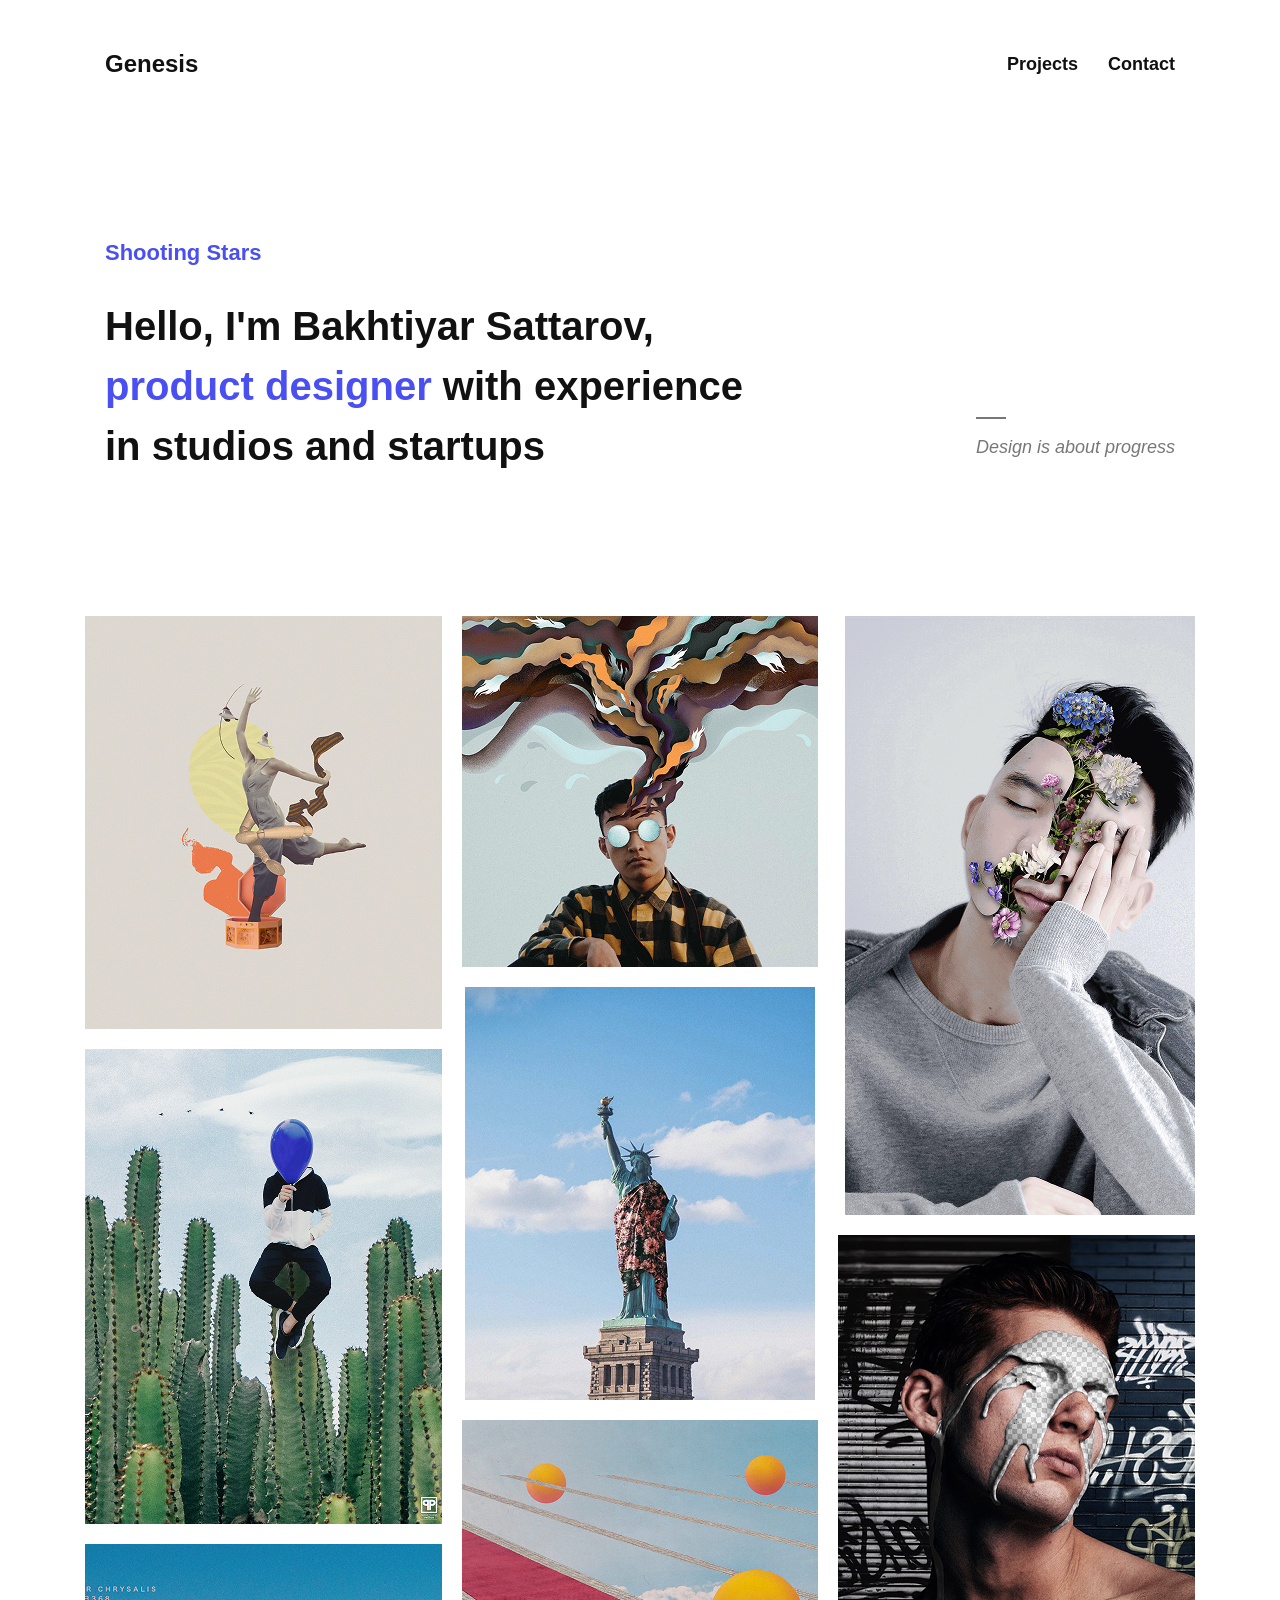
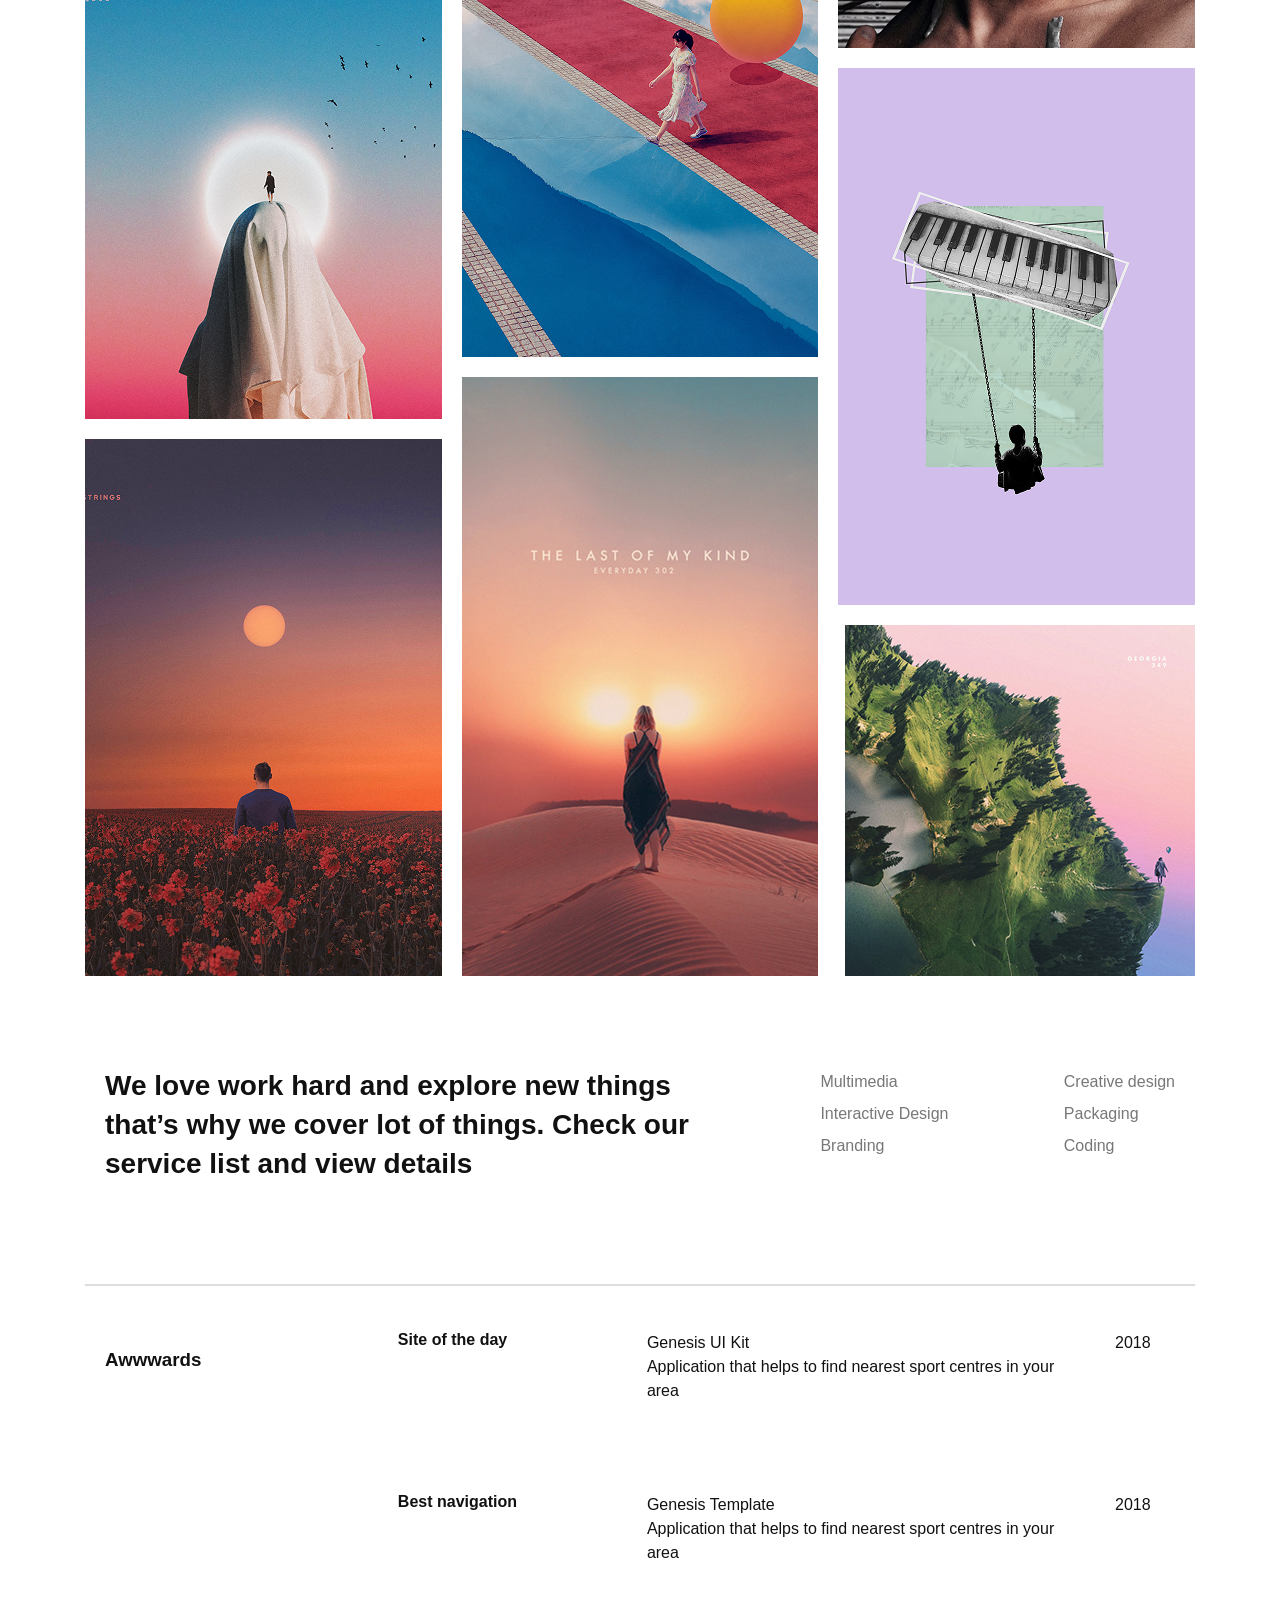
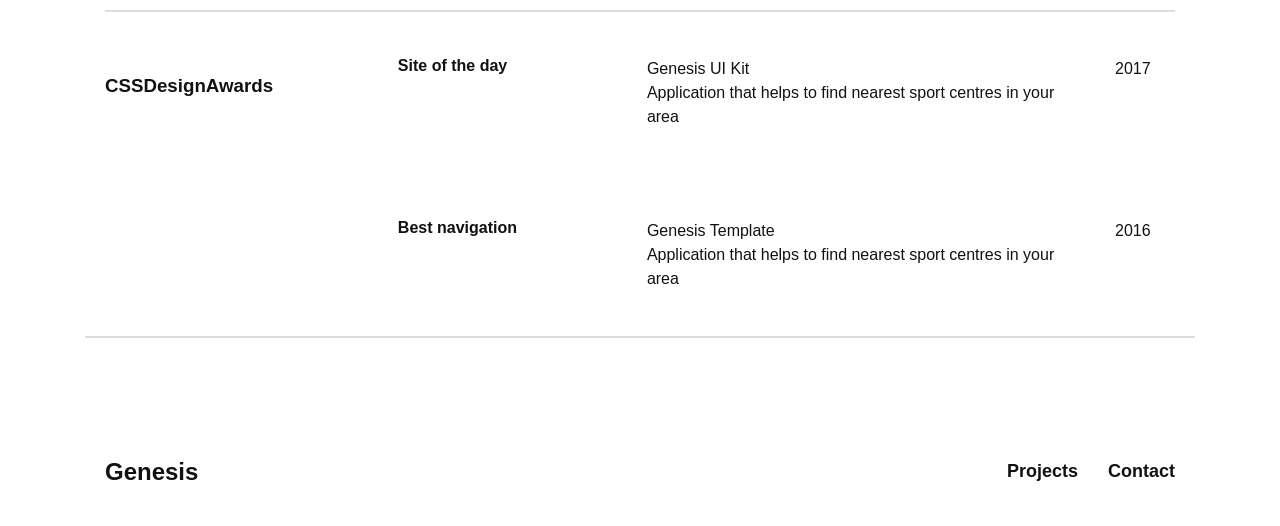
<file: index.html>
<!DOCTYPE html>
<html lang="en">


<head>
   <meta charset="UTF-8">
   <meta name="viewport" content="width=device-width, initial-scale=1.0">
   <title>Genesis Portfolio</title>


   <link rel="stylesheet" href="styles/index.css">
</head>


<body>

   <header>
       <nav>
           <div class="logo">Genesis</div>

           <div class="nav-links">
               <a href="projects.html">Projects</a>
               <a href="contact.html">Contact</a>
           </div>
       </nav>
   </header>


   <main>

       <section class="intro">

           <div class="intro-text">
               <p>Shooting Stars</p>


               <h1>
                   Hello, I'm Bakhtiyar Sattarov,<br>
                   <span>product designer</span> with experience<br>
                   in studios and startups
               </h1>
           </div>

           <div class="intro-quote">
               <p>Design is about progress</p>
           </div>

       </section>


<img src="images/design.png" alt="Design">


       <section class="services">

           <div class="services-text">
               <h2>
                   We love work hard and explore new things that’s why
                   we cover lot of things. Check our service list and
                   view details
               </h2>
           </div>


           <div class="service-list">
               <p>Multimedia</p>
               <p>Interactive Design</p>
               <p>Branding</p>
           </div>


           <div class="service-list">
               <p>Creative design</p>
               <p>Packaging</p>
               <p>Coding</p>
           </div>

       </section>


       <section class="awards">

           <div class="award-row">
               <h3>Awwwards</h3>


               <div>
                   <strong>Site of the day</strong>
               </div>


               <div>
                   <p>Genesis UI Kit</p>
                   <p>
                       Application that helps to find nearest sport centres
                       in your area
                   </p>
               </div>


               <p>2018</p>
           </div>


           <div class="award-row">

               <div></div>


               <div>
                   <strong>Best navigation</strong>
               </div>


               <div>
                   <p>Genesis Template</p>
                   <p>
                       Application that helps to find nearest sport centres
                       in your area
                   </p>
               </div>

               <p>2018</p>
           </div>



           <div class="award-row">
               <h3>CSSDesignAwards</h3>


               <div>
                   <strong>Site of the day</strong>
               </div>


               <div>
                   <p>Genesis UI Kit</p>
                   <p>
                       Application that helps to find nearest sport centres
                       in your area
                   </p>
               </div>


               <p>2017</p>
           </div>




           <div class="award-row">


               <div></div>


               <div>
                   <strong>Best navigation</strong>
               </div>


               <div>
                   <p>Genesis Template</p>
                   <p>
                       Application that helps to find nearest sport centres
                       in your area
                   </p>
               </div>


               <p>2016</p>


           </div>


       </section>


   </main>




   <footer>

       <div class="logo">Genesis</div>

       <div class="footer-links">
           <a href="projects.html">Projects</a>
           <a href="contact.html">Contact</a>
       </div>

   </footer>

   
</body>

</html>
</file>
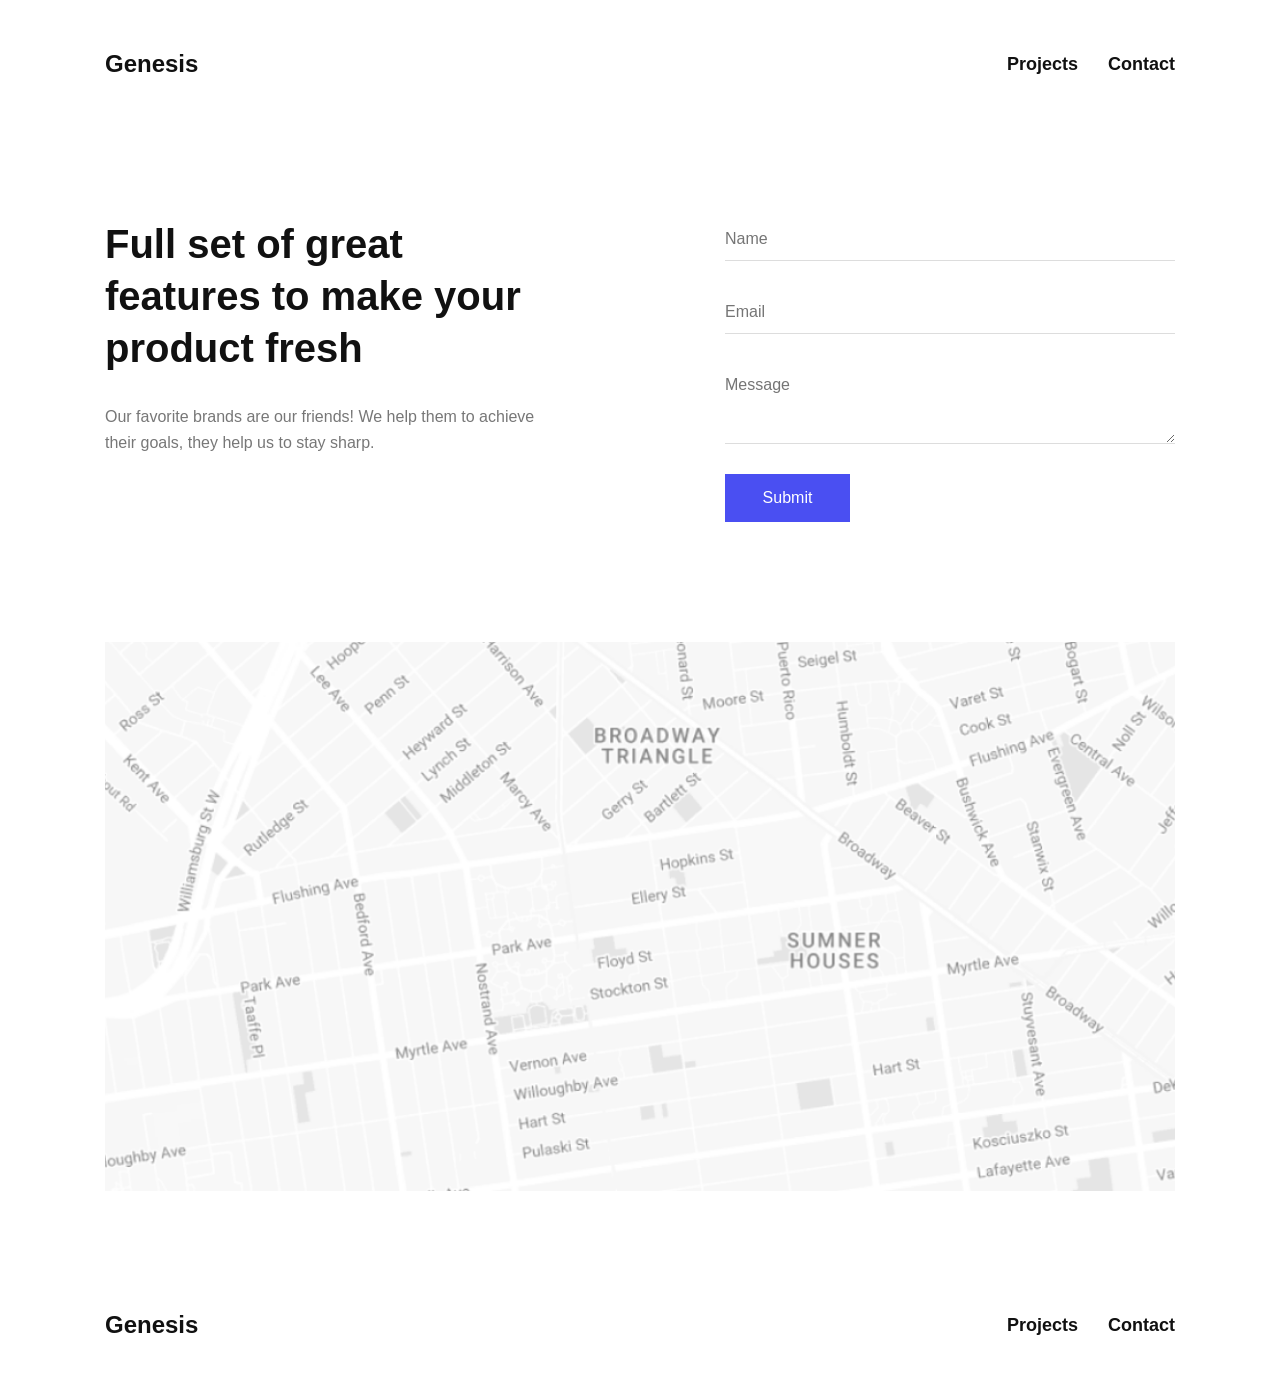
<file: contact.html>
<!DOCTYPE html>
<html lang="en">


<head>
   <meta charset="UTF-8">
   <meta name="viewport" content="width=device-width, initial-scale=1.0">
   <title>Genesis</title>


   <link rel="stylesheet" href="styles/index.css">
</head>


<body>

   <header>
       <nav>

           <div class="logo">
               <a href="index.html">Genesis</a>
           </div>

           <div class="nav-links">
               <a href="projects.html">Projects</a>
               <a href="contact.html">Contact</a>
           </div>

       </nav>
   </header>



   <main>

       <section class="contact">

           <div class="contact-text">

               <h1>
                   Full set of great<br>
                   features to make your<br>
                   product fresh
               </h1>

               <p>
                   Our favorite brands are our friends! We help them to
                   achieve their goals, they help us to stay sharp.
               </p>

           </div>



           <form class="contact-form">

               <input type="text" name="name" placeholder="Name">

               <input type="email" name="email" placeholder="Email">

               <textarea name="message" placeholder="Message"></textarea>

               <button type="submit">Submit</button>

           </form>

       </section>



       <section class="map">

           <img src="images/Map.png" alt="Map">

       </section>

   </main>



   <footer>

       <div class="logo">
           <a href="index.html">Genesis</a>
       </div>

       <div class="footer-links">
           <a href="projects.html">Projects</a>
           <a href="contact.html">Contact</a>
       </div>

   </footer>

</body>

</html>
</file>
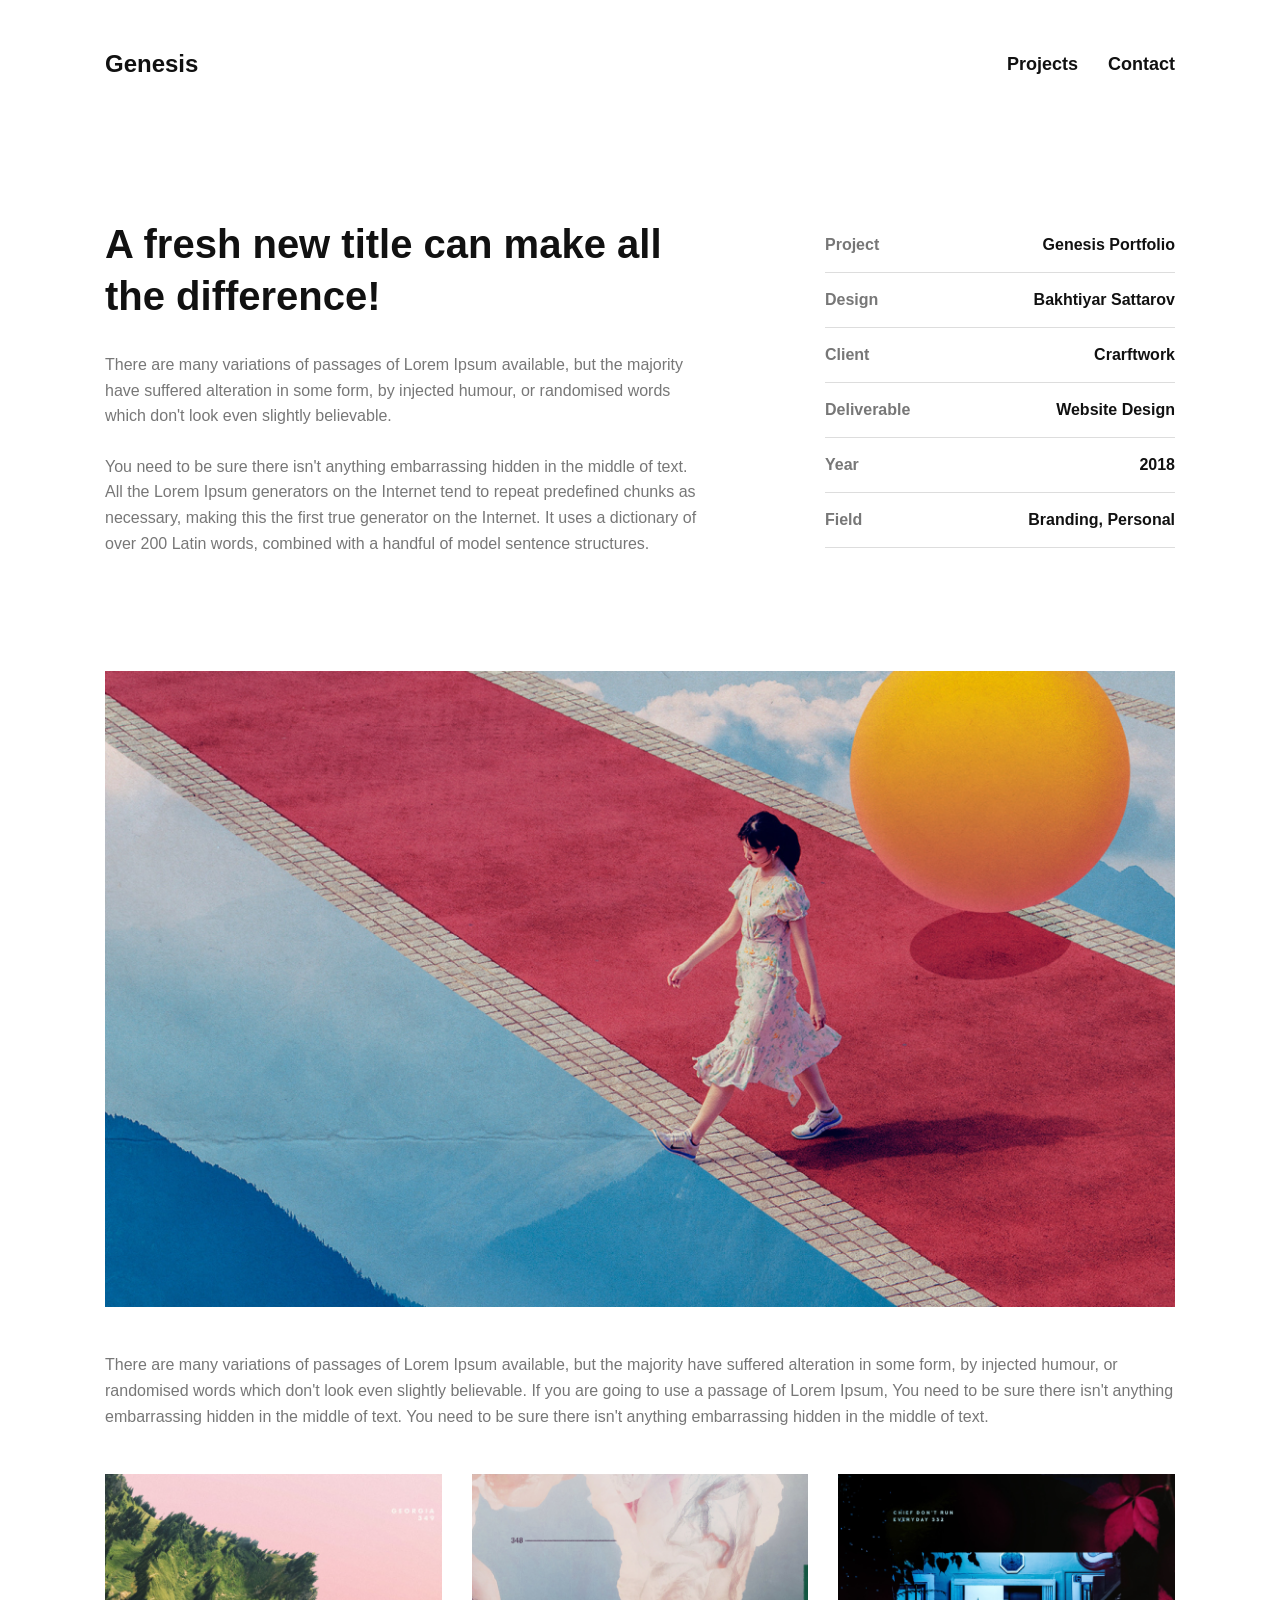
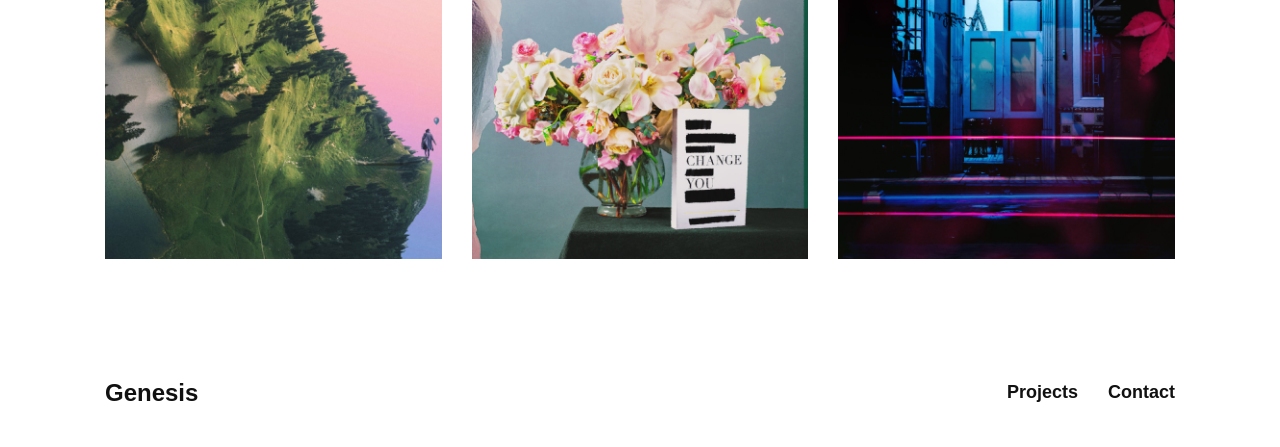
<file: projects.html>
<!DOCTYPE html>
<html lang="en">


<head>
   <meta charset="UTF-8">
   <meta name="viewport" content="width=device-width, initial-scale=1.0">
   <title>Genesis - Projects</title>


   <link rel="stylesheet" href="styles/index.css">
</head>


<body>

   <header>
       <nav>

           <div class="logo">
               <a href="index.html">Genesis</a>
           </div>

           <div class="nav-links">
               <a href="projects.html">Projects</a>
               <a href="contact.html">Contact</a>
           </div>


       </nav>
   </header>




   <main>

       <section class="project-info">

           <div class="project-description">

               <h1>
                   A fresh new title can make all the difference!
               </h1>

               <p>
                   There are many variations of passages of Lorem Ipsum available,
                   but the majority have suffered alteration in some form, by
                   injected humour, or randomised words which don't look even
                   slightly believable.
               </p>

               <p>
                   You need to be sure there isn't anything embarrassing hidden
                   in the middle of text. All the Lorem Ipsum generators on the
                   Internet tend to repeat predefined chunks as necessary, making
                   this the first true generator on the Internet. It uses a
                   dictionary of over 200 Latin words, combined with a handful
                   of model sentence structures.
               </p>

           </div>



           <div class="project-details">

               <div class="detail-row">
                   <strong>Project</strong>
                   <strong>Genesis Portfolio</strong>
               </div>


               <div class="detail-row">
                   <strong>Design</strong>
                   <strong>Bakhtiyar Sattarov</strong>
               </div>


               <div class="detail-row">
                   <strong>Client</strong>
                   <strong>Crarftwork</strong>
               </div>


               <div class="detail-row">
                   <strong>Deliverable</strong>
                   <strong>Website Design</strong>
               </div>


               <div class="detail-row">
                   <strong>Year</strong>
                   <strong>2018</strong>
               </div>


               <div class="detail-row">
                   <strong>Field</strong>
                   <strong>Branding, Personal</strong>
               </div>

           </div>

       </section>


       <section class="project-image">

           <img src="images/Image1.png" alt="Project design">

       </section>


       <section class="project-text">


           <p>
               There are many variations of passages of Lorem Ipsum available,
               but the majority have suffered alteration in some form, by injected
               humour, or randomised words which don't look even slightly believable.
               If you are going to use a passage of Lorem Ipsum, You need to be sure
               there isn't anything embarrassing hidden in the middle of text.
               You need to be sure there isn't anything embarrassing hidden in the
               middle of text.
           </p>


       </section>

       <section class="project-gallery">

           <img src="images/Image2.png" alt="Project image">
           <img src="images/Image3.png" alt="Project image">
           <img src="images/Image4.png" alt="Project image">

       </section>

   </main>


   <footer>

       <div class="logo">
           <a href="index.html">Genesis</a>
       </div>


       <div class="footer-links">
           <a href="projects.html">Projects</a>
           <a href="contact.html">Contact</a>
       </div>

   </footer>

</body>

</html>
</file>
<file: styles/index.css>
* {
  -webkit-box-sizing: border-box;
          box-sizing: border-box;
}

body {
  margin: 0;
  background-color: #ffffff;
  color: #111111;
  font-family: Arial, sans-serif;
}

img {
  max-width: 100%;
  display: block;
}

a {
  color: #111111;
  text-decoration: none;
}

header {
  max-width: 1110px;
  margin: 0 auto;
  padding: 50px 20px;
}
header nav {
  display: -webkit-box;
  display: -ms-flexbox;
  display: flex;
  -webkit-box-pack: justify;
      -ms-flex-pack: justify;
          justify-content: space-between;
  -webkit-box-align: center;
      -ms-flex-align: center;
          align-items: center;
}
header .logo {
  font-size: 24px;
  font-weight: bold;
}
header .nav-links {
  display: -webkit-box;
  display: -ms-flexbox;
  display: flex;
  gap: 30px;
}
header .nav-links a {
  font-size: 18px;
  font-weight: bold;
}

.intro {
  max-width: 1110px;
  margin: 90px auto 140px;
  padding: 0 20px;
  display: -webkit-box;
  display: -ms-flexbox;
  display: flex;
  -webkit-box-pack: justify;
      -ms-flex-pack: justify;
          justify-content: space-between;
  -webkit-box-align: end;
      -ms-flex-align: end;
          align-items: flex-end;
}
.intro .intro-text {
  max-width: 650px;
}
.intro .intro-text p {
  color: #4A4FF2;
  font-size: 22px;
  font-weight: bold;
  margin-bottom: 30px;
}
.intro .intro-text h1 {
  margin: 0;
  font-size: 40px;
  line-height: 1.5;
}
.intro .intro-text h1 span {
  color: #4A4FF2;
}
.intro .intro-quote {
  max-width: 220px;
  color: #777777;
  font-style: italic;
  font-size: 18px;
}
.intro .intro-quote::before {
  content: "";
  display: block;
  width: 30px;
  height: 2px;
  background-color: #777777;
  margin-bottom: 10px;
}

main > img {
  width: 100%;
  max-width: 1110px;
  margin: 0 auto 90px;
}

.services {
  max-width: 1110px;
  margin: 0 auto 100px;
  padding: 0 20px;
  display: -webkit-box;
  display: -ms-flexbox;
  display: flex;
  -webkit-box-pack: justify;
      -ms-flex-pack: justify;
          justify-content: space-between;
  gap: 80px;
}
.services h2 {
  max-width: 600px;
  margin: 0;
  font-size: 28px;
  line-height: 1.4;
}
.services .service-list {
  color: #777777;
  line-height: 2;
}
.services .service-list p {
  margin: 0;
}

.awards {
  max-width: 1110px;
  margin: 0 auto;
  padding: 0 20px;
  border-top: 2px solid #dddddd;
  border-bottom: 2px solid #dddddd;
}
.awards .award-row {
  display: -ms-grid;
  display: grid;
  -ms-grid-columns: 1.2fr 30px 1fr 30px 2fr 30px 60px;
  grid-template-columns: 1.2fr 1fr 2fr 60px;
  gap: 30px;
  padding: 45px 0;
}
.awards .award-row p {
  margin: 0;
  line-height: 1.5;
}
.awards .award-row:nth-child(2) {
  border-bottom: 2px solid #dddddd;
}

.project-info {
  max-width: 1110px;
  margin: 90px auto;
  padding: 0 20px;
  display: -webkit-box;
  display: -ms-flexbox;
  display: flex;
  -webkit-box-pack: justify;
      -ms-flex-pack: justify;
          justify-content: space-between;
  gap: 100px;
}
.project-info .project-description {
  max-width: 600px;
}
.project-info .project-description h1 {
  margin: 0 0 30px;
  font-size: 40px;
  line-height: 1.3;
}
.project-info .project-description p {
  color: #777777;
  font-size: 16px;
  line-height: 1.6;
  margin-bottom: 25px;
}
.project-info .project-details {
  width: 350px;
}
.project-info .project-details .detail-row {
  display: -webkit-box;
  display: -ms-flexbox;
  display: flex;
  -webkit-box-pack: justify;
      -ms-flex-pack: justify;
          justify-content: space-between;
  gap: 20px;
  padding: 18px 0;
  border-bottom: 1px solid #dddddd;
}
.project-info .project-details .detail-row strong:first-child {
  color: #777777;
}

.project-image {
  max-width: 1110px;
  margin: 0 auto 45px;
  padding: 0 20px;
}
.project-image img {
  width: 100%;
}

.project-text {
  max-width: 1110px;
  margin: 0 auto 45px;
  padding: 0 20px;
}
.project-text p {
  color: #777777;
  line-height: 1.6;
  margin: 0;
}

.project-gallery {
  max-width: 1110px;
  margin: 0 auto;
  padding: 0 20px;
  display: -ms-grid;
  display: grid;
  -ms-grid-columns: 1fr 30px 1fr 30px 1fr;
  grid-template-columns: repeat(3, 1fr);
  gap: 30px;
}
.project-gallery img {
  width: 100%;
  height: 100%;
  -o-object-fit: cover;
     object-fit: cover;
}

.contact {
  max-width: 1110px;
  margin: 90px auto 120px;
  padding: 0 20px;
  display: -webkit-box;
  display: -ms-flexbox;
  display: flex;
  -webkit-box-pack: justify;
      -ms-flex-pack: justify;
          justify-content: space-between;
  gap: 100px;
}
.contact .contact-text {
  max-width: 500px;
}
.contact .contact-text h1 {
  margin: 0 0 30px;
  font-size: 40px;
  line-height: 1.3;
}
.contact .contact-text p {
  max-width: 430px;
  color: #777777;
  font-size: 16px;
  line-height: 1.6;
}
.contact .contact-form {
  width: 450px;
  display: -webkit-box;
  display: -ms-flexbox;
  display: flex;
  -webkit-box-orient: vertical;
  -webkit-box-direction: normal;
      -ms-flex-direction: column;
          flex-direction: column;
  gap: 30px;
}
.contact .contact-form input,
.contact .contact-form textarea {
  width: 100%;
  padding: 12px 0;
  border: none;
  border-bottom: 1px solid #dddddd;
  font-family: inherit;
  font-size: 16px;
  outline: none;
}
.contact .contact-form textarea {
  min-height: 80px;
  resize: vertical;
}
.contact .contact-form button {
  width: 125px;
  padding: 15px 25px;
  border: none;
  background-color: #4A4FF2;
  color: #ffffff;
  font-size: 16px;
  cursor: pointer;
}

.map {
  max-width: 1110px;
  margin: 0 auto;
  padding: 0 20px;
}
.map img {
  width: 100%;
}

footer {
  max-width: 1110px;
  margin: 80px auto 0;
  padding: 40px 20px;
  display: -webkit-box;
  display: -ms-flexbox;
  display: flex;
  -webkit-box-pack: justify;
      -ms-flex-pack: justify;
          justify-content: space-between;
  -webkit-box-align: center;
      -ms-flex-align: center;
          align-items: center;
}
footer .logo {
  font-size: 24px;
  font-weight: bold;
}
footer .footer-links {
  display: -webkit-box;
  display: -ms-flexbox;
  display: flex;
  gap: 30px;
}
footer .footer-links a {
  font-size: 18px;
  font-weight: bold;
}

@media (max-width: 768px) {
  header {
    padding: 30px 20px;
  }
  .intro {
    margin: 50px auto 80px;
    -webkit-box-orient: vertical;
    -webkit-box-direction: normal;
        -ms-flex-direction: column;
            flex-direction: column;
    -webkit-box-align: start;
        -ms-flex-align: start;
            align-items: flex-start;
    gap: 40px;
  }
  .intro .intro-text h1 {
    font-size: 32px;
  }
  .services {
    -webkit-box-orient: vertical;
    -webkit-box-direction: normal;
        -ms-flex-direction: column;
            flex-direction: column;
    gap: 30px;
  }
  .awards .award-row {
    -ms-grid-columns: 1fr;
    grid-template-columns: 1fr;
    gap: 15px;
  }
  .project-info {
    -webkit-box-orient: vertical;
    -webkit-box-direction: normal;
        -ms-flex-direction: column;
            flex-direction: column;
    gap: 40px;
  }
  .project-info .project-details {
    width: 100%;
  }
  .project-gallery {
    -ms-grid-columns: 1fr;
    grid-template-columns: 1fr;
  }
  .contact {
    -webkit-box-orient: vertical;
    -webkit-box-direction: normal;
        -ms-flex-direction: column;
            flex-direction: column;
    gap: 50px;
  }
  .contact .contact-form {
    width: 100%;
  }
  footer {
    margin-top: 50px;
  }
}
</file>
